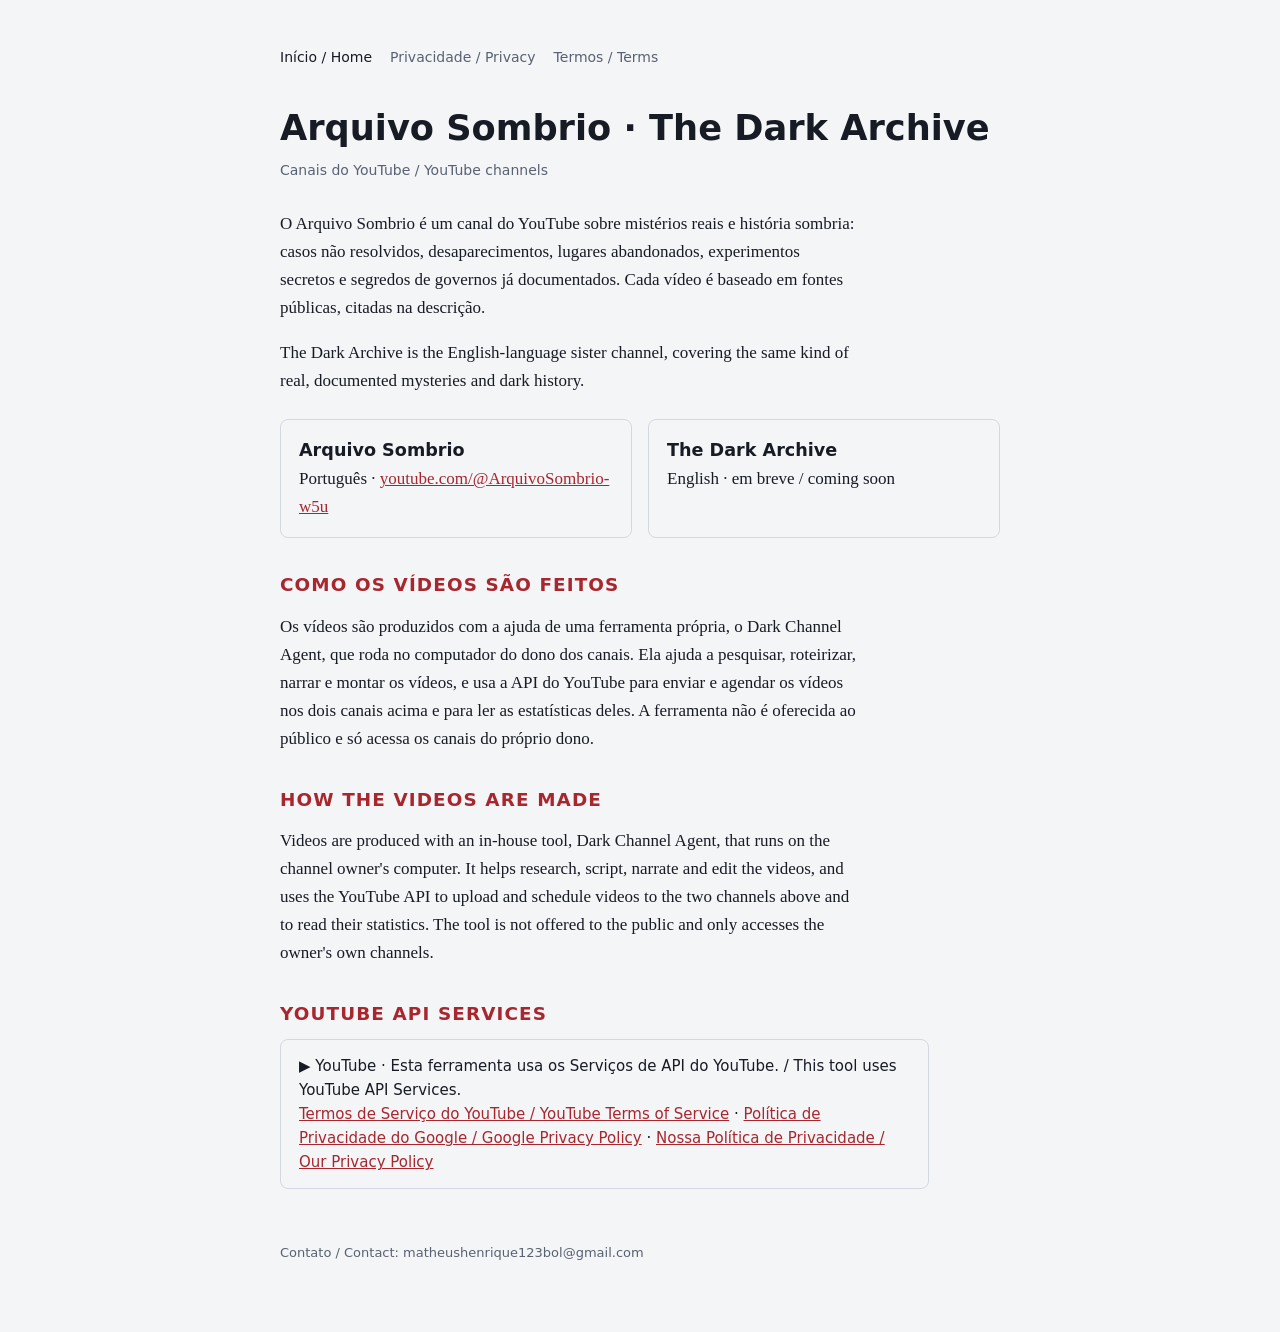
<file: index.html>
<!doctype html>
<html lang="pt-BR">
<head>
<meta charset="utf-8">
<meta name="viewport" content="width=device-width, initial-scale=1">
<title>Arquivo Sombrio · The Dark Archive</title>
<meta name="description" content="Mistérios reais e história sombria, contados com fontes. Real mysteries and dark history, told with sources.">
<link rel="stylesheet" href="style.css">
</head>
<body>
<main>
<nav><a href="./" aria-current="page">Início / Home</a><a href="privacy.html">Privacidade / Privacy</a><a href="terms.html">Termos / Terms</a></nav>

<h1>Arquivo Sombrio · The Dark Archive</h1>
<p class="meta">Canais do YouTube / YouTube channels</p>

<p>O Arquivo Sombrio é um canal do YouTube sobre mistérios reais e história sombria: casos não resolvidos, desaparecimentos, lugares abandonados, experimentos secretos e segredos de governos já documentados. Cada vídeo é baseado em fontes públicas, citadas na descrição.</p>
<p>The Dark Archive is the English-language sister channel, covering the same kind of real, documented mysteries and dark history.</p>

<div class="channels">
  <div class="channel"><b>Arquivo Sombrio</b><br>Português · <a href="https://www.youtube.com/@ArquivoSombrio-w5u">youtube.com/@ArquivoSombrio-w5u</a></div>
  <div class="channel"><b>The Dark Archive</b><br>English · em breve / coming soon</div>
</div>

<h2>Como os vídeos são feitos</h2>
<p>Os vídeos são produzidos com a ajuda de uma ferramenta própria, o Dark Channel Agent, que roda no computador do dono dos canais. Ela ajuda a pesquisar, roteirizar, narrar e montar os vídeos, e usa a API do YouTube para enviar e agendar os vídeos nos dois canais acima e para ler as estatísticas deles. A ferramenta não é oferecida ao público e só acessa os canais do próprio dono.</p>

<h2>How the videos are made</h2>
<p>Videos are produced with an in-house tool, Dark Channel Agent, that runs on the channel owner's computer. It helps research, script, narrate and edit the videos, and uses the YouTube API to upload and schedule videos to the two channels above and to read their statistics. The tool is not offered to the public and only accesses the owner's own channels.</p>

<h2>YouTube API Services</h2>
<p class="yt">▶ YouTube · Esta ferramenta usa os Serviços de API do YouTube. / This tool uses YouTube API Services.<br>
<a href="https://www.youtube.com/t/terms">Termos de Serviço do YouTube / YouTube Terms of Service</a> ·
<a href="https://policies.google.com/privacy">Política de Privacidade do Google / Google Privacy Policy</a> ·
<a href="privacy.html">Nossa Política de Privacidade / Our Privacy Policy</a></p>

<footer>Contato / Contact: matheushenrique123bol@gmail.com</footer>
</main>
</body>
</html>
</file>
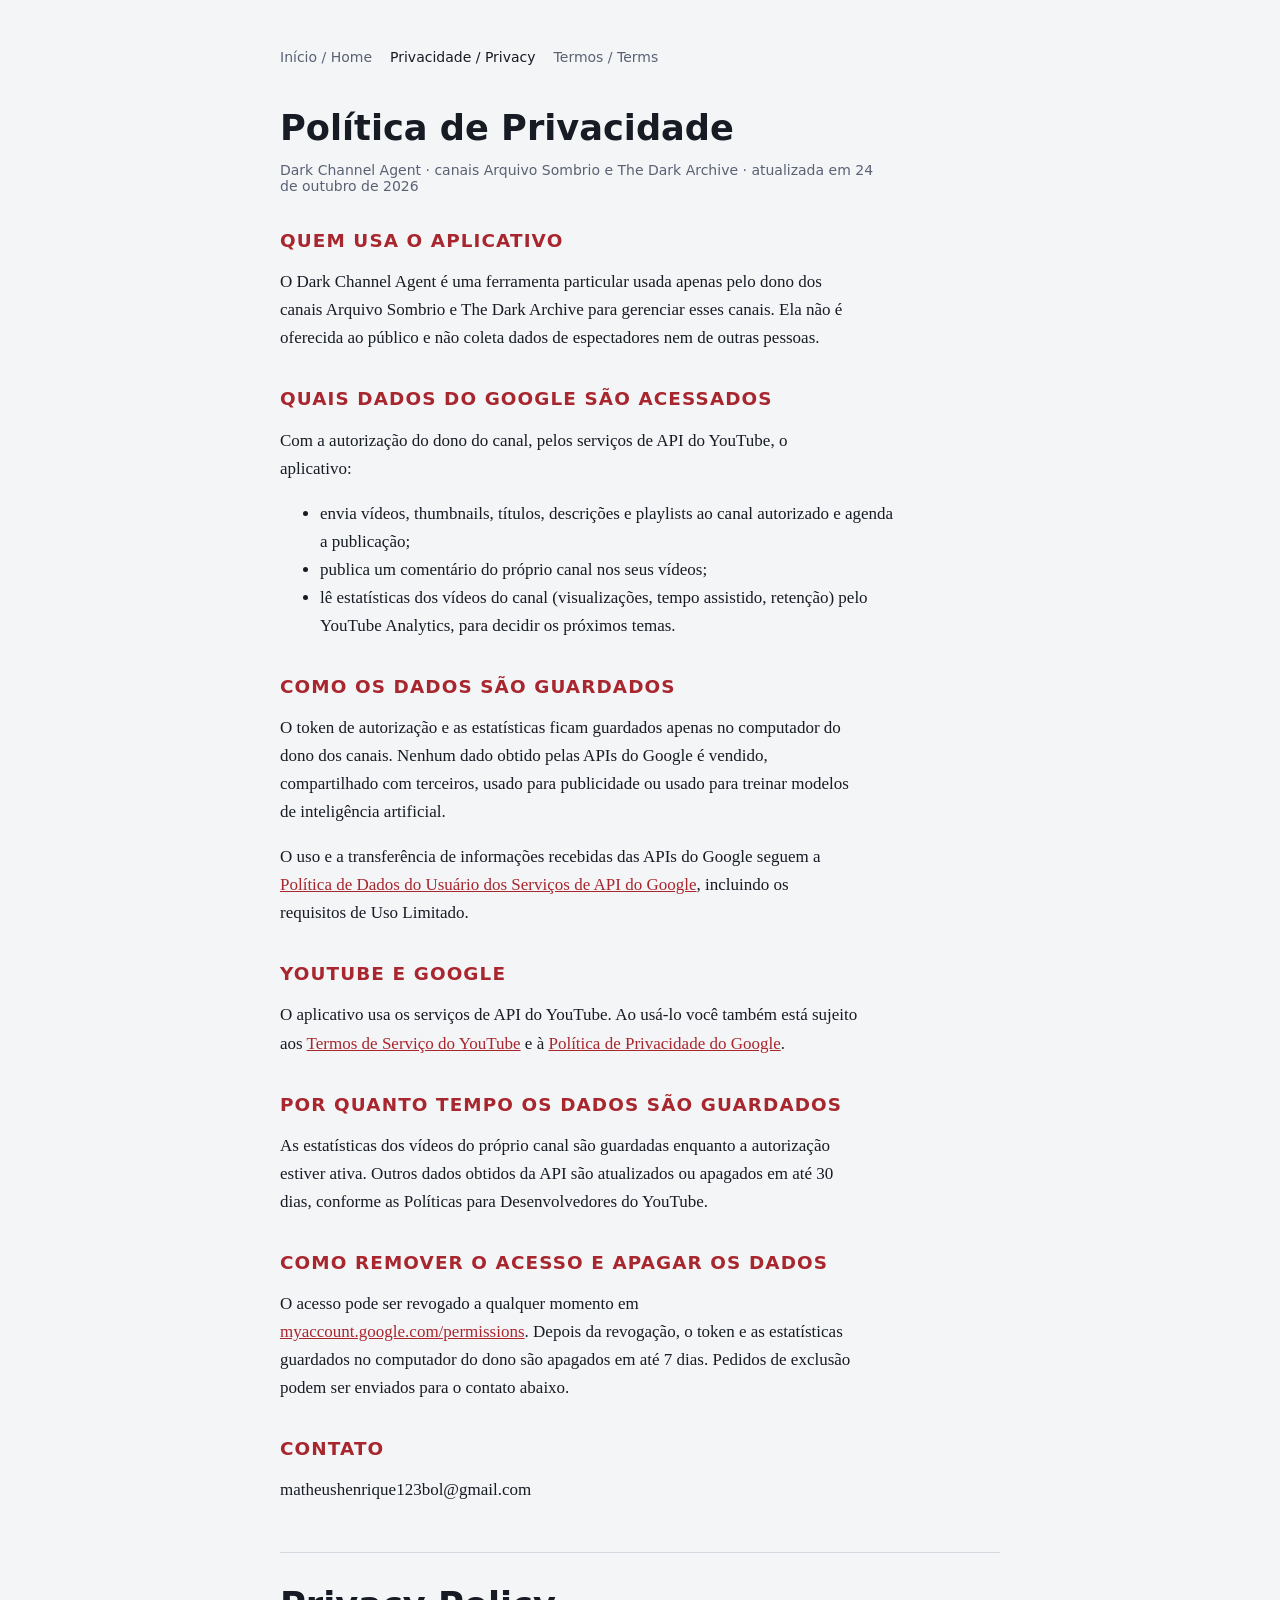
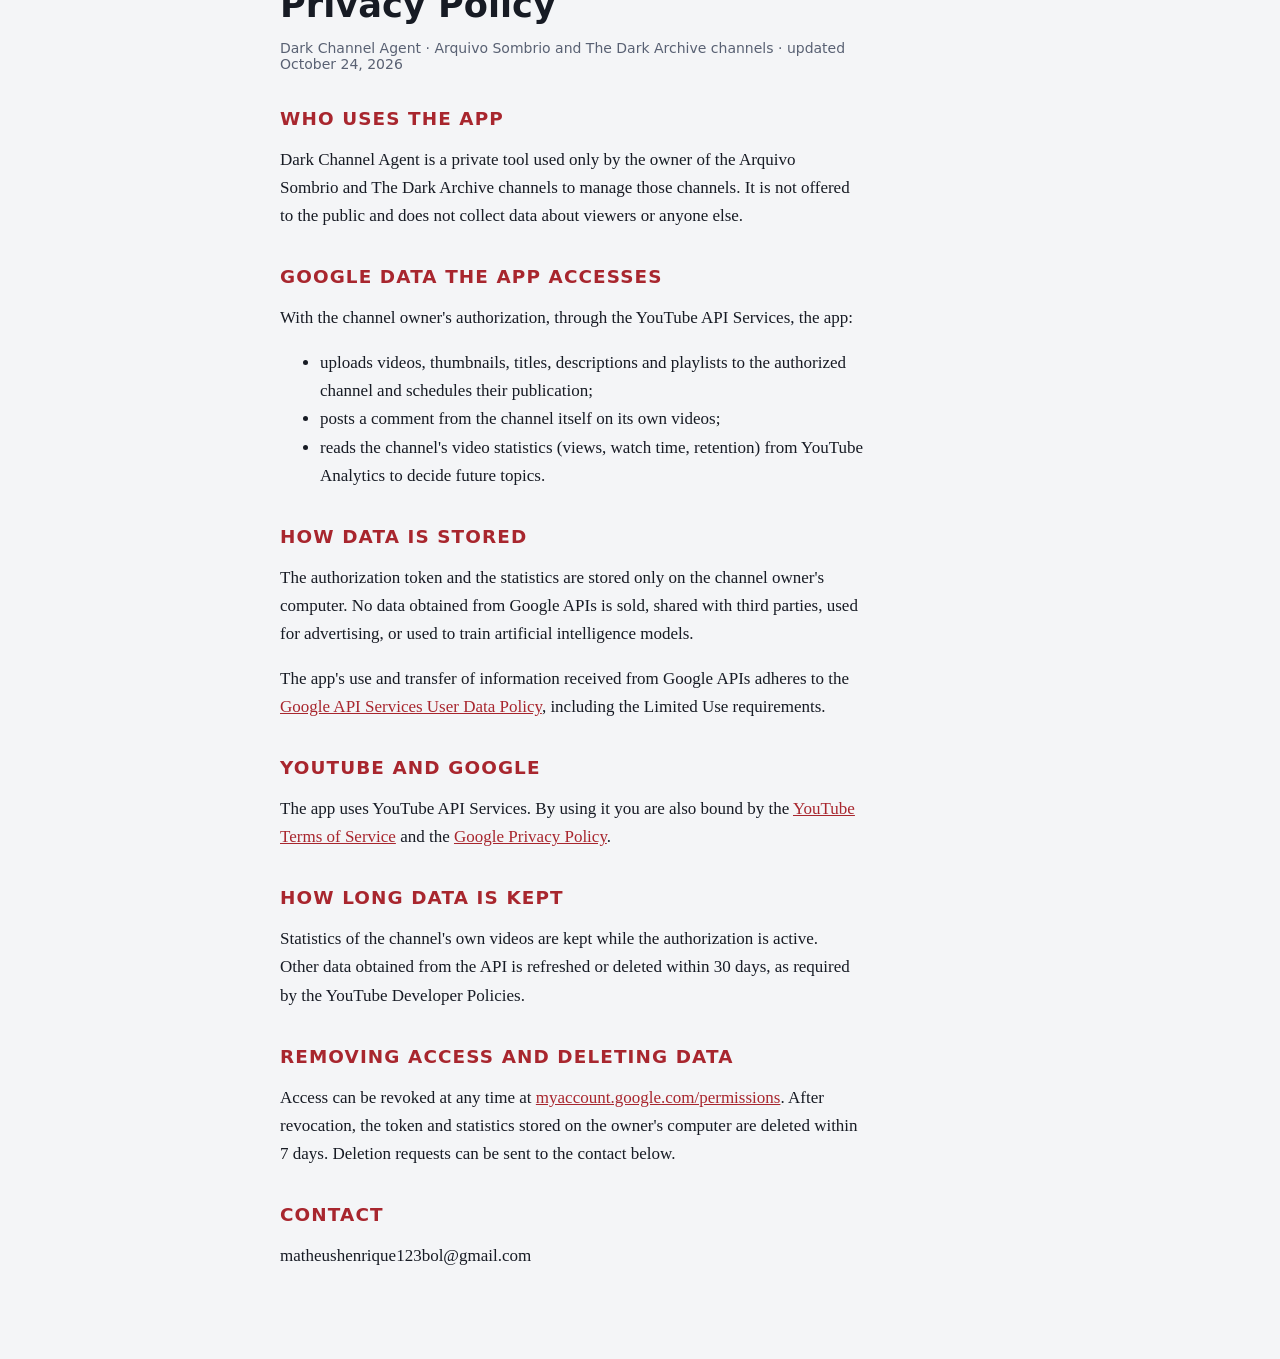
<file: privacy.html>
<!doctype html>
<html lang="pt-BR">
<head>
<meta charset="utf-8">
<meta name="viewport" content="width=device-width, initial-scale=1">
<title>Política de Privacidade · Privacy Policy</title>
<link rel="stylesheet" href="style.css">
</head>
<body>
<main>
<nav><a href="./">Início / Home</a><a href="privacy.html" aria-current="page">Privacidade / Privacy</a><a href="terms.html">Termos / Terms</a></nav>

<h1>Política de Privacidade</h1>
<p class="meta">Dark Channel Agent · canais Arquivo Sombrio e The Dark Archive · atualizada em 24 de outubro de 2026</p>

<h2>Quem usa o aplicativo</h2>
<p>O Dark Channel Agent é uma ferramenta particular usada apenas pelo dono dos canais Arquivo Sombrio e The Dark Archive para gerenciar esses canais. Ela não é oferecida ao público e não coleta dados de espectadores nem de outras pessoas.</p>

<h2>Quais dados do Google são acessados</h2>
<p>Com a autorização do dono do canal, pelos serviços de API do YouTube, o aplicativo:</p>
<ul>
  <li>envia vídeos, thumbnails, títulos, descrições e playlists ao canal autorizado e agenda a publicação;</li>
  <li>publica um comentário do próprio canal nos seus vídeos;</li>
  <li>lê estatísticas dos vídeos do canal (visualizações, tempo assistido, retenção) pelo YouTube Analytics, para decidir os próximos temas.</li>
</ul>

<h2>Como os dados são guardados</h2>
<p>O token de autorização e as estatísticas ficam guardados apenas no computador do dono dos canais. Nenhum dado obtido pelas APIs do Google é vendido, compartilhado com terceiros, usado para publicidade ou usado para treinar modelos de inteligência artificial.</p>
<p>O uso e a transferência de informações recebidas das APIs do Google seguem a <a href="https://developers.google.com/terms/api-services-user-data-policy">Política de Dados do Usuário dos Serviços de API do Google</a>, incluindo os requisitos de Uso Limitado.</p>

<h2>YouTube e Google</h2>
<p>O aplicativo usa os serviços de API do YouTube. Ao usá-lo você também está sujeito aos <a href="https://www.youtube.com/t/terms">Termos de Serviço do YouTube</a> e à <a href="https://policies.google.com/privacy">Política de Privacidade do Google</a>.</p>

<h2>Por quanto tempo os dados são guardados</h2>
<p>As estatísticas dos vídeos do próprio canal são guardadas enquanto a autorização estiver ativa. Outros dados obtidos da API são atualizados ou apagados em até 30 dias, conforme as Políticas para Desenvolvedores do YouTube.</p>

<h2>Como remover o acesso e apagar os dados</h2>
<p>O acesso pode ser revogado a qualquer momento em <a href="https://myaccount.google.com/permissions">myaccount.google.com/permissions</a>. Depois da revogação, o token e as estatísticas guardados no computador do dono são apagados em até 7 dias. Pedidos de exclusão podem ser enviados para o contato abaixo.</p>

<h2>Contato</h2>
<p>matheushenrique123bol@gmail.com</p>

<div class="lang">
<h1>Privacy Policy</h1>
<p class="meta">Dark Channel Agent · Arquivo Sombrio and The Dark Archive channels · updated October 24, 2026</p>

<h2>Who uses the app</h2>
<p>Dark Channel Agent is a private tool used only by the owner of the Arquivo Sombrio and The Dark Archive channels to manage those channels. It is not offered to the public and does not collect data about viewers or anyone else.</p>

<h2>Google data the app accesses</h2>
<p>With the channel owner's authorization, through the YouTube API Services, the app:</p>
<ul>
  <li>uploads videos, thumbnails, titles, descriptions and playlists to the authorized channel and schedules their publication;</li>
  <li>posts a comment from the channel itself on its own videos;</li>
  <li>reads the channel's video statistics (views, watch time, retention) from YouTube Analytics to decide future topics.</li>
</ul>

<h2>How data is stored</h2>
<p>The authorization token and the statistics are stored only on the channel owner's computer. No data obtained from Google APIs is sold, shared with third parties, used for advertising, or used to train artificial intelligence models.</p>
<p>The app's use and transfer of information received from Google APIs adheres to the <a href="https://developers.google.com/terms/api-services-user-data-policy">Google API Services User Data Policy</a>, including the Limited Use requirements.</p>

<h2>YouTube and Google</h2>
<p>The app uses YouTube API Services. By using it you are also bound by the <a href="https://www.youtube.com/t/terms">YouTube Terms of Service</a> and the <a href="https://policies.google.com/privacy">Google Privacy Policy</a>.</p>

<h2>How long data is kept</h2>
<p>Statistics of the channel's own videos are kept while the authorization is active. Other data obtained from the API is refreshed or deleted within 30 days, as required by the YouTube Developer Policies.</p>

<h2>Removing access and deleting data</h2>
<p>Access can be revoked at any time at <a href="https://myaccount.google.com/permissions">myaccount.google.com/permissions</a>. After revocation, the token and statistics stored on the owner's computer are deleted within 7 days. Deletion requests can be sent to the contact below.</p>

<h2>Contact</h2>
<p>matheushenrique123bol@gmail.com</p>
</div>
</main>
</body>
</html>
</file>
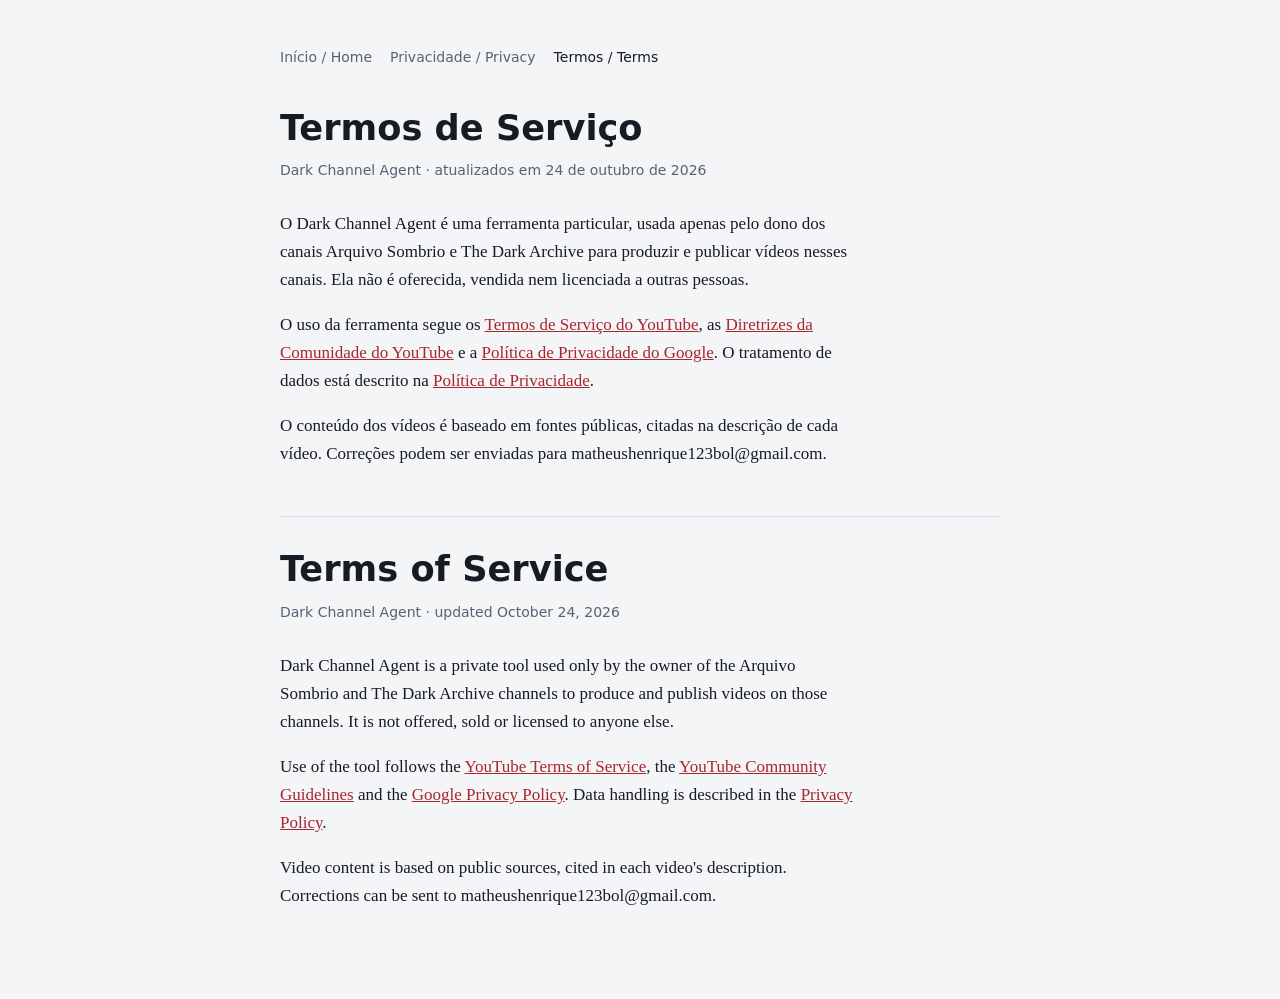
<file: terms.html>
<!doctype html>
<html lang="pt-BR">
<head>
<meta charset="utf-8">
<meta name="viewport" content="width=device-width, initial-scale=1">
<title>Termos de Serviço · Terms of Service</title>
<link rel="stylesheet" href="style.css">
</head>
<body>
<main>
<nav><a href="./">Início / Home</a><a href="privacy.html">Privacidade / Privacy</a><a href="terms.html" aria-current="page">Termos / Terms</a></nav>

<h1>Termos de Serviço</h1>
<p class="meta">Dark Channel Agent · atualizados em 24 de outubro de 2026</p>
<p>O Dark Channel Agent é uma ferramenta particular, usada apenas pelo dono dos canais Arquivo Sombrio e The Dark Archive para produzir e publicar vídeos nesses canais. Ela não é oferecida, vendida nem licenciada a outras pessoas.</p>
<p>O uso da ferramenta segue os <a href="https://www.youtube.com/t/terms">Termos de Serviço do YouTube</a>, as <a href="https://www.youtube.com/howyoutubeworks/policies/community-guidelines/">Diretrizes da Comunidade do YouTube</a> e a <a href="https://policies.google.com/privacy">Política de Privacidade do Google</a>. O tratamento de dados está descrito na <a href="privacy.html">Política de Privacidade</a>.</p>
<p>O conteúdo dos vídeos é baseado em fontes públicas, citadas na descrição de cada vídeo. Correções podem ser enviadas para matheushenrique123bol@gmail.com.</p>

<div class="lang">
<h1>Terms of Service</h1>
<p class="meta">Dark Channel Agent · updated October 24, 2026</p>
<p>Dark Channel Agent is a private tool used only by the owner of the Arquivo Sombrio and The Dark Archive channels to produce and publish videos on those channels. It is not offered, sold or licensed to anyone else.</p>
<p>Use of the tool follows the <a href="https://www.youtube.com/t/terms">YouTube Terms of Service</a>, the <a href="https://www.youtube.com/howyoutubeworks/policies/community-guidelines/">YouTube Community Guidelines</a> and the <a href="https://policies.google.com/privacy">Google Privacy Policy</a>. Data handling is described in the <a href="privacy.html">Privacy Policy</a>.</p>
<p>Video content is based on public sources, cited in each video's description. Corrections can be sent to matheushenrique123bol@gmail.com.</p>
</div>
</main>
</body>
</html>
</file>
<file: style.css>
:root { --bg: #f4f5f7; --fg: #171b24; --muted: #596173; --line: #d4d8e0; --accent: #a8262e; }
@media (prefers-color-scheme: dark) { :root { --bg: #11141b; --fg: #e4e7ee; --muted: #9aa3b5; --line: #2b3140; --accent: #ef5a62; color-scheme: dark; } }
* { box-sizing: border-box; }
body { margin: 0; background: var(--bg); color: var(--fg); font: 17px/1.65 Georgia, "Times New Roman", serif; padding: 48px 20px 72px; }
main { max-width: 720px; margin: 0 auto; }
nav { font: 14px/1.4 system-ui, sans-serif; display: flex; gap: 18px; flex-wrap: wrap; margin-bottom: 40px; }
nav a { color: var(--muted); text-decoration: none; }
nav a:hover, nav a[aria-current] { color: var(--fg); }
h1, h2 { font-family: system-ui, sans-serif; line-height: 1.15; }
h1 { font-size: 2.2rem; margin: 0 0 8px; }
h2 { font-size: 1.15rem; text-transform: uppercase; letter-spacing: .06em; margin: 36px 0 8px; color: var(--accent); }
p, li { max-width: 68ch; }
.meta { color: var(--muted); font: 14px system-ui, sans-serif; margin-bottom: 32px; }
.lang { border-top: 1px solid var(--line); margin-top: 48px; padding-top: 32px; }
a { color: var(--accent); }
.channels { display: grid; gap: 16px; grid-template-columns: repeat(auto-fit, minmax(240px, 1fr)); margin-top: 24px; }
.channel { border: 1px solid var(--line); border-radius: 8px; padding: 16px 18px; }
.channel b { font-family: system-ui, sans-serif; font-size: 1.1rem; }
.yt { border: 1px solid var(--line); border-radius: 8px; padding: 14px 18px; font: 15px/1.6 system-ui, sans-serif; }
footer { margin-top: 56px; color: var(--muted); font: 13px system-ui, sans-serif; }
</file>
